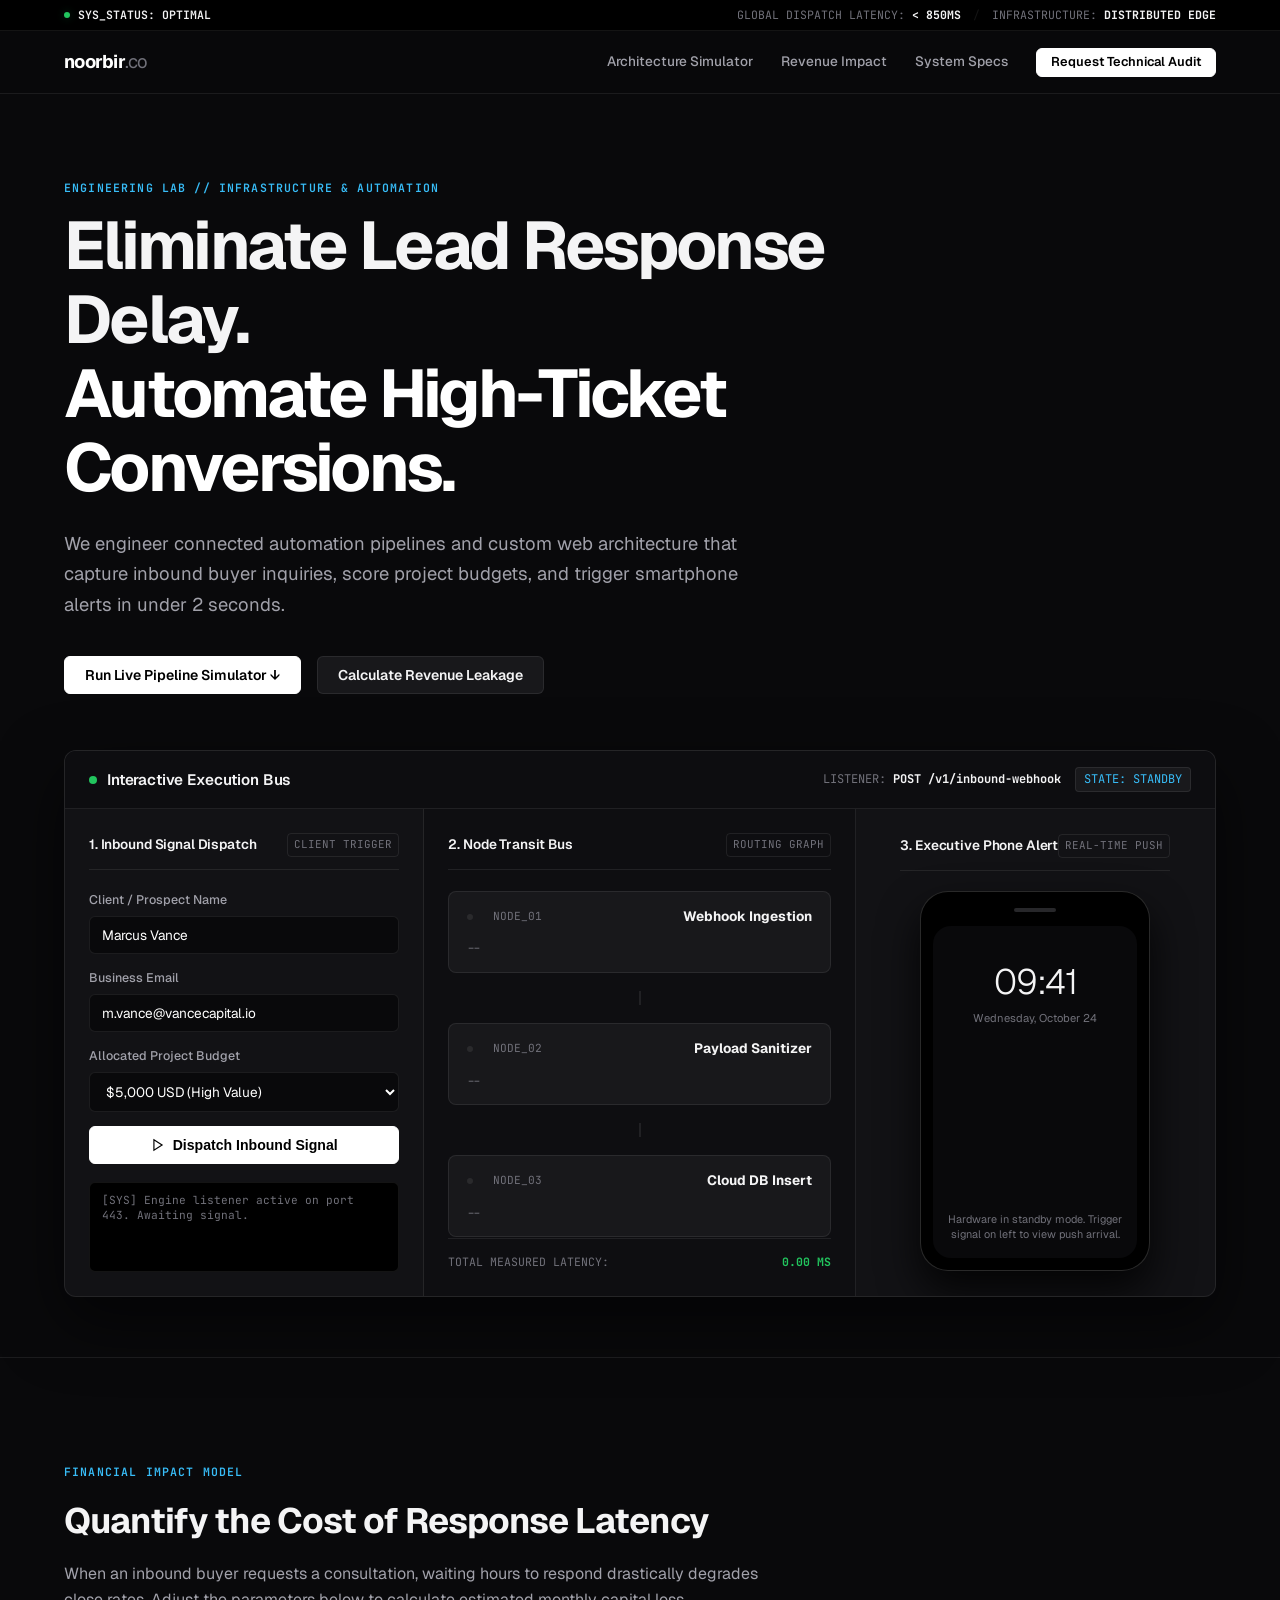
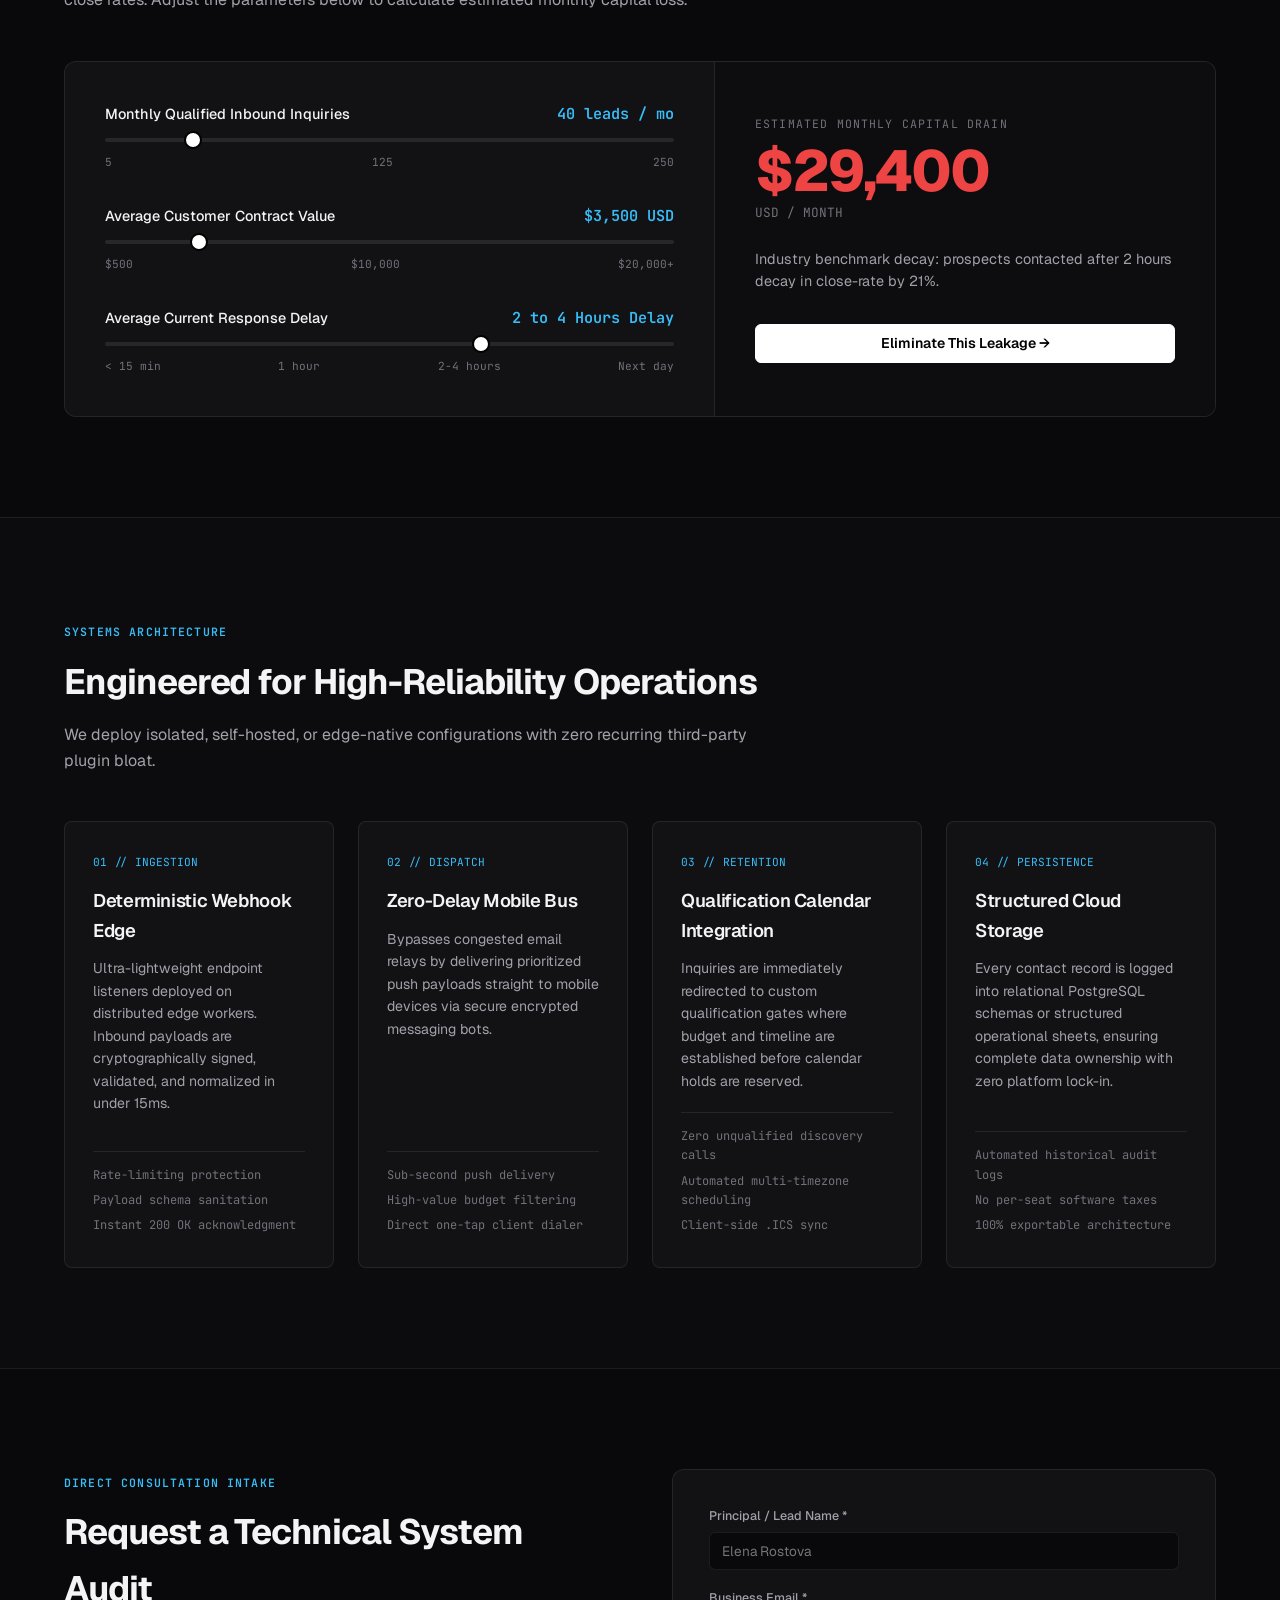
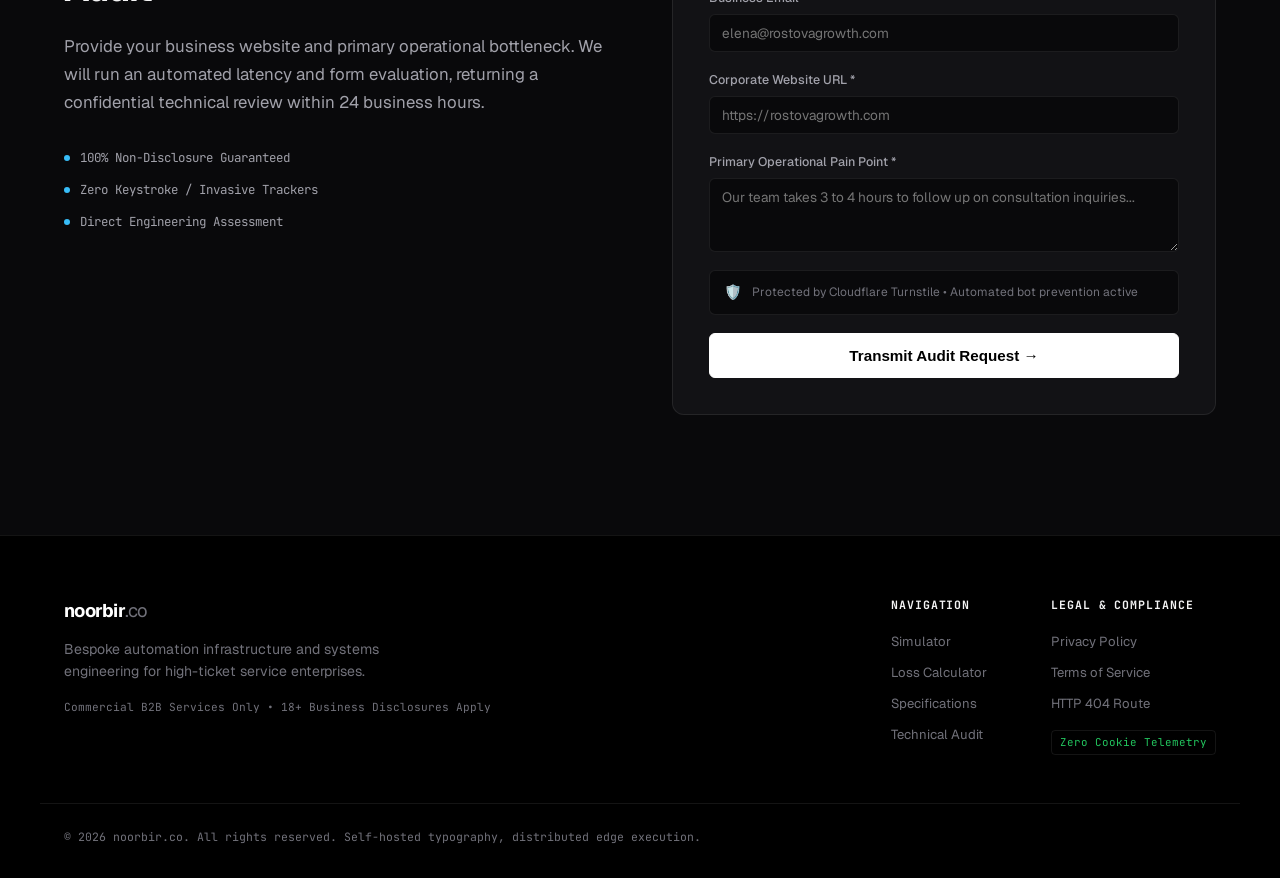
<file: index.html>
<!DOCTYPE html>
<html lang="en">
<head>
  <meta charset="UTF-8">
  <meta name="viewport" content="width=device-width, initial-scale=1.0">
  <title>noorbir.co | Systems Architecture & Automation Engineering</title>
  <meta name="description" content="Engineering lab designing zero-latency lead infrastructure, connected automation pipelines, and custom web software for high-ticket service firms.">
  <link rel="icon" type="image/svg+xml" href="favicon.svg">
  <link rel="stylesheet" href="style.css">
  <link rel="preconnect" href="https://fonts.googleapis.com">
  <link rel="preconnect" href="https://fonts.gstatic.com" crossorigin>
  <link href="https://fonts.googleapis.com/css2?family=Geist:wght@300;400;500;600;700&family=JetBrains+Mono:wght@400;500;600&display=swap" rel="stylesheet">
</head>
<body>

  <!-- TOP TECHNICAL STATUS BEACON -->
  <aside class="status-bar" aria-label="System Status">
    <div class="container status-bar-inner">
      <div class="status-indicator">
        <span class="status-dot"></span>
        <span class="status-code">SYS_STATUS: OPTIMAL</span>
      </div>
      <div class="status-meta">
        <span>GLOBAL DISPATCH LATENCY: <strong>&lt; 850MS</strong></span>
        <span class="divider">/</span>
        <span>INFRASTRUCTURE: <strong>DISTRIBUTED EDGE</strong></span>
      </div>
    </div>
  </aside>

  <!-- NAVIGATION -->
  <header class="site-header">
    <div class="container header-inner">
      <a href="index.html" class="brand-logo" aria-label="noorbir.co home">
        <span class="logo-mark">noorbir</span><span class="logo-domain">.co</span>
      </a>
      <nav class="nav-menu" aria-label="Main Navigation">
        <a href="#simulator" class="nav-link">Architecture Simulator</a>
        <a href="#calculator" class="nav-link">Revenue Impact</a>
        <a href="#specifications" class="nav-link">System Specs</a>
        <a href="#inquiry" class="btn btn-primary btn-sm">Request Technical Audit</a>
      </nav>
    </div>
  </header>

  <main>
    <!-- HERO SECTION -->
    <section class="hero-section">
      <div class="container">
        <div class="hero-header">
          <div class="tech-tag">ENGINEERING LAB // INFRASTRUCTURE & AUTOMATION</div>
          <h1 class="hero-title">
            Eliminate Lead Response Delay.<br>
            <span class="text-contrast">Automate High-Ticket Conversions.</span>
          </h1>
          <p class="hero-lead">
            We engineer connected automation pipelines and custom web architecture that capture inbound buyer inquiries, score project budgets, and trigger smartphone alerts in under 2 seconds.
          </p>
          <div class="hero-actions">
            <a href="#simulator" class="btn btn-primary">Run Live Pipeline Simulator &darr;</a>
            <a href="#calculator" class="btn btn-secondary">Calculate Revenue Leakage</a>
          </div>
        </div>

        <!-- HERO COMPONENT 1: LIVE INTERACTIVE PIPELINE SIMULATOR -->
        <div class="simulator-wrapper" id="simulator">
          <div class="simulator-header">
            <div class="sim-title-group">
              <span class="sim-indicator"></span>
              <h2>Interactive Execution Bus</h2>
            </div>
            <div class="sim-telemetry">
              <span>LISTENER: <strong>POST /v1/inbound-webhook</strong></span>
              <span class="telemetry-pill" id="telemetryState">STATE: STANDBY</span>
            </div>
          </div>

          <div class="simulator-grid">
            <!-- LEFT: TEST PAYLOAD DISPATCHER -->
            <div class="panel form-panel">
              <div class="panel-header">
                <h3>1. Inbound Signal Dispatch</h3>
                <span class="panel-badge">CLIENT TRIGGER</span>
              </div>
              <form id="simulatorForm" class="sim-form">
                <div class="form-group">
                  <label for="simName">Client / Prospect Name</label>
                  <input type="text" id="simName" required value="Marcus Vance" autocomplete="off">
                </div>
                <div class="form-group">
                  <label for="simEmail">Business Email</label>
                  <input type="email" id="simEmail" required value="m.vance@vancecapital.io" autocomplete="off">
                </div>
                <div class="form-group">
                  <label for="simBudget">Allocated Project Budget</label>
                  <select id="simBudget">
                    <option value="5000" selected>$5,000 USD (High Value)</option>
                    <option value="2500">$2,500 USD (Standard Sprint)</option>
                    <option value="10000">$10,000 USD (Enterprise Architecture)</option>
                  </select>
                </div>
                <button type="submit" class="btn btn-primary btn-block" id="dispatchBtn">
                  <svg class="btn-icon" width="14" height="14" viewBox="0 0 24 24" fill="none" stroke="currentColor" stroke-width="2"><polygon points="5 3 19 12 5 21 5 3"></polygon></svg>
                  <span>Dispatch Inbound Signal</span>
                </button>
              </form>
              <div class="telemetry-log" id="telemetryLog">
                <div class="log-row sys">[SYS] Engine listener active on port 443. Awaiting signal.</div>
              </div>
            </div>

            <!-- CENTER: DATA BUS TOPOLOGY (SVG PACKET TRANSMISSION) -->
            <div class="panel topology-panel">
              <div class="panel-header">
                <h3>2. Node Transit Bus</h3>
                <span class="panel-badge">ROUTING GRAPH</span>
              </div>
              <div class="topology-canvas">
                <div class="node-box" id="nodeWebhook">
                  <div class="node-state-indicator"></div>
                  <span class="node-id">NODE_01</span>
                  <strong>Webhook Ingestion</strong>
                  <span class="node-time" id="timeWebhook">--</span>
                </div>
                <div class="bus-line">
                  <div class="bus-pulse" id="pulse1"></div>
                </div>
                <div class="node-box" id="nodeSanitizer">
                  <div class="node-state-indicator"></div>
                  <span class="node-id">NODE_02</span>
                  <strong>Payload Sanitizer</strong>
                  <span class="node-time" id="timeSanitizer">--</span>
                </div>
                <div class="bus-line">
                  <div class="bus-pulse" id="pulse2"></div>
                </div>
                <div class="node-box" id="nodeDatabase">
                  <div class="node-state-indicator"></div>
                  <span class="node-id">NODE_03</span>
                  <strong>Cloud DB Insert</strong>
                  <span class="node-time" id="timeDatabase">--</span>
                </div>
              </div>
              <div class="bus-status-bar">
                <span>TOTAL MEASURED LATENCY:</span>
                <strong id="totalLatencyCounter">0.00 MS</strong>
              </div>
            </div>

            <!-- RIGHT: SIMULATED EXECUTIVE PHONE HARDWARE -->
            <div class="panel device-panel">
              <div class="panel-header">
                <h3>3. Executive Phone Alert</h3>
                <span class="panel-badge">REAL-TIME PUSH</span>
              </div>
              <div class="device-chassis" id="deviceChassis">
                <div class="device-speaker"></div>
                <div class="device-screen" id="deviceScreen">
                  <div class="device-clock" id="deviceClock">09:41</div>
                  <div class="device-date">Wednesday, October 24</div>
                  
                  <!-- ALERT BANNER -->
                  <div class="push-notification" id="pushNotification">
                    <div class="push-header">
                      <span class="push-app-tag">NOORBIR_ENGINE // PRIORITY</span>
                      <span class="push-timestamp">NOW</span>
                    </div>
                    <div class="push-title" id="pushTitle">New Inbound Inquiry Detected</div>
                    <div class="push-body" id="pushBody">
                      Signal received. Auto-logged to database.
                    </div>
                  </div>

                  <div class="device-hint" id="deviceHint">
                    Hardware in standby mode. Trigger signal on left to view push arrival.
                  </div>
                </div>
              </div>
            </div>
          </div>
        </div>
      </div>
    </section>

    <!-- SECTION 2: REVENUE-LOSS CALCULATOR -->
    <section class="calculator-section" id="calculator">
      <div class="container">
        <div class="section-heading">
          <div class="tech-tag">FINANCIAL IMPACT MODEL</div>
          <h2>Quantify the Cost of Response Latency</h2>
          <p>
            When an inbound buyer requests a consultation, waiting hours to respond drastically degrades close rates. Adjust the parameters below to calculate estimated monthly capital loss.
          </p>
        </div>

        <div class="calc-card">
          <div class="calc-inputs">
            
            <div class="slider-group">
              <div class="slider-meta">
                <label for="leadsRange">Monthly Qualified Inbound Inquiries</label>
                <span class="slider-display" id="leadsValDisplay">40 leads / mo</span>
              </div>
              <input type="range" id="leadsRange" min="5" max="250" value="40" step="5">
              <div class="range-labels">
                <span>5</span><span>125</span><span>250</span>
              </div>
            </div>

            <div class="slider-group">
              <div class="slider-meta">
                <label for="dealRange">Average Customer Contract Value</label>
                <span class="slider-display" id="dealValDisplay">$3,500 USD</span>
              </div>
              <input type="range" id="dealRange" min="500" max="20000" value="3500" step="500">
              <div class="range-labels">
                <span>$500</span><span>$10,000</span><span>$20,000+</span>
              </div>
            </div>

            <div class="slider-group">
              <div class="slider-meta">
                <label for="delayRange">Average Current Response Delay</label>
                <span class="slider-display" id="delayValDisplay">2 to 4 Hours</span>
              </div>
              <input type="range" id="delayRange" min="1" max="4" value="3" step="1">
              <div class="range-labels">
                <span>&lt; 15 min</span><span>1 hour</span><span>2-4 hours</span><span>Next day</span>
              </div>
            </div>

          </div>

          <div class="calc-result-panel">
            <span class="calc-eyebrow">ESTIMATED MONTHLY CAPITAL DRAIN</span>
            <div class="loss-number" id="calculatedLossDisplay">$29,400</div>
            <span class="loss-currency">USD / MONTH</span>
            <p class="calc-explanation" id="calcExplanation">
              Based on empirical response decay benchmarks: responding after 2 hours decreases inbound qualification by an estimated 21%.
            </p>
            <div class="calc-cta-wrap">
              <a href="#inquiry" class="btn btn-primary btn-block">Eliminate This Leakage &rarr;</a>
            </div>
          </div>
        </div>
      </div>
    </section>

    <!-- SECTION 3: TECHNICAL ARCHITECTURE SPECIFICATIONS -->
    <section class="specs-section" id="specifications">
      <div class="container">
        <div class="section-heading">
          <div class="tech-tag">SYSTEMS ARCHITECTURE</div>
          <h2>Engineered for High-Reliability Operations</h2>
          <p>
            We deploy isolated, self-hosted, or edge-native configurations with zero recurring third-party plugin bloat.
          </p>
        </div>

        <div class="specs-grid">
          
          <div class="spec-card">
            <div class="spec-index">01 // INGESTION</div>
            <h3>Deterministic Webhook Edge</h3>
            <p>
              Ultra-lightweight endpoint listeners deployed on distributed edge workers. Inbound payloads are cryptographically signed, validated, and normalized in under 15ms.
            </p>
            <ul class="spec-list">
              <li>Rate-limiting protection</li>
              <li>Payload schema sanitation</li>
              <li>Instant 200 OK acknowledgment</li>
            </ul>
          </div>

          <div class="spec-card">
            <div class="spec-index">02 // DISPATCH</div>
            <h3>Zero-Delay Mobile Bus</h3>
            <p>
              Bypasses congested email relays by delivering prioritized push payloads straight to mobile devices via secure encrypted messaging bots.
            </p>
            <ul class="spec-list">
              <li>Sub-second push delivery</li>
              <li>High-value budget filtering</li>
              <li>Direct one-tap client dialer</li>
            </ul>
          </div>

          <div class="spec-card">
            <div class="spec-index">03 // RETENTION</div>
            <h3>Qualification Calendar Integration</h3>
            <p>
              Inquiries are immediately redirected to custom qualification gates where budget and timeline are established before calendar holds are reserved.
            </p>
            <ul class="spec-list">
              <li>Zero unqualified discovery calls</li>
              <li>Automated multi-timezone scheduling</li>
              <li>Client-side .ICS sync</li>
            </ul>
          </div>

          <div class="spec-card">
            <div class="spec-index">04 // PERSISTENCE</div>
            <h3>Structured Cloud Storage</h3>
            <p>
              Every contact record is logged into relational PostgreSQL schemas or structured operational sheets, ensuring complete data ownership with zero platform lock-in.
            </p>
            <ul class="spec-list">
              <li>Automated historical audit logs</li>
              <li>No per-seat software taxes</li>
              <li>100% exportable architecture</li>
            </ul>
          </div>

        </div>
      </div>
    </section>

    <!-- SECTION 4: TECHNICAL INQUIRY & AUDIT INTAKE -->
    <section class="inquiry-section" id="inquiry">
      <div class="container inquiry-container">
        <div class="inquiry-meta">
          <div class="tech-tag">DIRECT CONSULTATION INTAKE</div>
          <h2>Request a Technical System Audit</h2>
          <p>
            Provide your business website and primary operational bottleneck. We will run an automated latency and form evaluation, returning a confidential technical review within 24 business hours.
          </p>
          <div class="security-badges">
            <div class="sec-item">
              <span class="sec-dot"></span>
              <span>100% Non-Disclosure Guaranteed</span>
            </div>
            <div class="sec-item">
              <span class="sec-dot"></span>
              <span>Zero Keystroke / Invasive Trackers</span>
            </div>
            <div class="sec-item">
              <span class="sec-dot"></span>
              <span>Direct Engineering Assessment</span>
            </div>
          </div>
        </div>

        <div class="inquiry-form-card">
          <form id="auditIntakeForm" class="audit-form" action="https://formspree.io/f/xbldwypg" method="POST">
            <div class="form-group">
              <label for="contactName">Principal / Lead Name *</label>
              <input type="text" id="contactName" name="name" required placeholder="Elena Rostova">
            </div>

            <div class="form-group">
              <label for="contactEmail">Business Email *</label>
              <input type="email" id="contactEmail" name="email" required placeholder="elena@rostovagrowth.com">
            </div>

            <div class="form-group">
              <label for="contactDomain">Corporate Website URL *</label>
              <input type="url" id="contactDomain" name="domain" required placeholder="https://rostovagrowth.com">
            </div>

            <div class="form-group">
              <label for="contactBottleneck">Primary Operational Pain Point *</label>
              <textarea id="contactBottleneck" name="bottleneck" rows="3" required placeholder="Our team takes 3 to 4 hours to follow up on consultation inquiries..."></textarea>
            </div>

            <!-- CLOUDFLARE TURNSTILE INTEGRATION PLACEHOLDER -->
            <div class="turnstile-box">
              <span class="turnstile-icon">🛡️</span>
              <span class="turnstile-text">Protected by Cloudflare Turnstile • Automated bot prevention active</span>
            </div>

            <button type="submit" class="btn btn-primary btn-block btn-lg" id="submitInquiryBtn">
              Transmit Audit Request &rarr;
            </button>
            <div class="form-status-msg" id="formStatusMsg"></div>
          </form>
        </div>
      </div>
    </section>
  </main>

  <!-- LEGAL & ARCHITECTURAL FOOTER -->
  <footer class="site-footer">
    <div class="container footer-inner">
      <div class="footer-brand">
        <a href="index.html" class="brand-logo">
          <span class="logo-mark">noorbir</span><span class="logo-domain">.co</span>
        </a>
        <p class="footer-desc">
          Bespoke automation infrastructure and systems engineering for high-ticket service enterprises.
        </p>
        <span class="b2b-notice">Commercial B2B Services Only &bull; 18+ Business Disclosures Apply</span>
      </div>

      <div class="footer-nav">
        <div class="nav-col">
          <h4>Navigation</h4>
          <a href="#simulator">Simulator</a>
          <a href="#calculator">Loss Calculator</a>
          <a href="#specifications">Specifications</a>
          <a href="#inquiry">Technical Audit</a>
        </div>
        <div class="nav-col">
          <h4>Legal & Compliance</h4>
          <a href="privacy.html">Privacy Policy</a>
          <a href="terms.html">Terms of Service</a>
          <a href="404.html">HTTP 404 Route</a>
          <span class="cookie-free-pill">Zero Cookie Telemetry</span>
        </div>
      </div>
    </div>
    
    <div class="container footer-sub">
      <p>&copy; 2026 noorbir.co. All rights reserved. Self-hosted typography, distributed edge execution.</p>
    </div>
  </footer>

  <script src="app.js"></script>
</body>
</html>
</file>
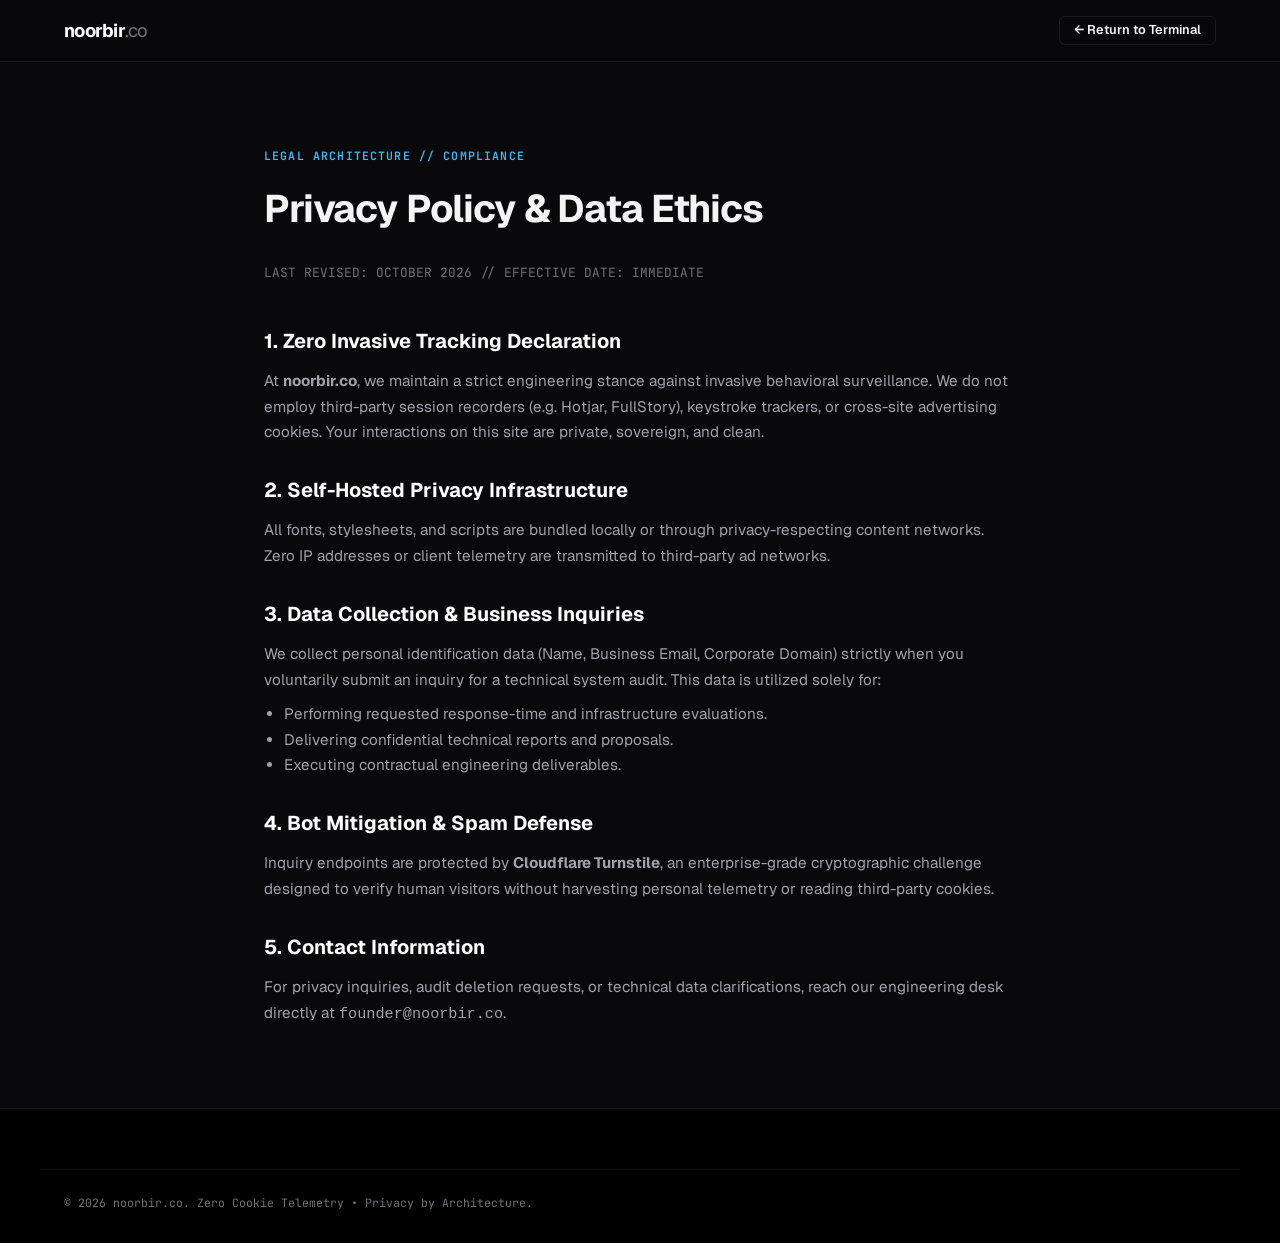
<file: privacy.html>
<!DOCTYPE html>
<html lang="en">
<head>
  <meta charset="UTF-8">
  <meta name="viewport" content="width=device-width, initial-scale=1.0">
  <title>Privacy Policy // noorbir.co</title>
  <link rel="icon" type="image/svg+xml" href="favicon.svg">
  <link rel="stylesheet" href="style.css">
  <link href="https://fonts.googleapis.com/css2?family=Geist:wght@300;400;500;600;700&family=JetBrains+Mono:wght@400;500;600&display=swap" rel="stylesheet">
</head>
<body>

  <header class="site-header">
    <div class="container header-inner">
      <a href="index.html" class="brand-logo">
        <span class="logo-mark">noorbir</span><span class="logo-domain">.co</span>
      </a>
      <a href="index.html" class="btn btn-outline btn-sm">&larr; Return to Terminal</a>
    </div>
  </header>

  <main class="container" style="padding: 80px 24px; max-width: 800px;">
    <div class="tech-tag">LEGAL ARCHITECTURE // COMPLIANCE</div>
    <h1 style="font-size: 2.4rem; letter-spacing: -0.03em; margin-bottom: 24px;">Privacy Policy & Data Ethics</h1>
    <p style="color: var(--text-muted); font-family: var(--font-mono); font-size: 0.8rem; margin-bottom: 40px;">LAST REVISED: OCTOBER 2026 // EFFECTIVE DATE: IMMEDIATE</p>

    <div style="display: flex; flex-direction: column; gap: 28px; line-height: 1.7; color: var(--text-secondary); font-size: 0.95rem;">
      <section>
        <h2 style="color: #fff; font-size: 1.25rem; margin-bottom: 10px;">1. Zero Invasive Tracking Declaration</h2>
        <p>
          At <strong>noorbir.co</strong>, we maintain a strict engineering stance against invasive behavioral surveillance. We do not employ third-party session recorders (e.g. Hotjar, FullStory), keystroke trackers, or cross-site advertising cookies. Your interactions on this site are private, sovereign, and clean.
        </p>
      </section>

      <section>
        <h2 style="color: #fff; font-size: 1.25rem; margin-bottom: 10px;">2. Self-Hosted Privacy Infrastructure</h2>
        <p>
          All fonts, stylesheets, and scripts are bundled locally or through privacy-respecting content networks. Zero IP addresses or client telemetry are transmitted to third-party ad networks.
        </p>
      </section>

      <section>
        <h2 style="color: #fff; font-size: 1.25rem; margin-bottom: 10px;">3. Data Collection & Business Inquiries</h2>
        <p>
          We collect personal identification data (Name, Business Email, Corporate Domain) strictly when you voluntarily submit an inquiry for a technical system audit. This data is utilized solely for:
        </p>
        <ul style="padding-left: 20px; margin-top: 8px;">
          <li>Performing requested response-time and infrastructure evaluations.</li>
          <li>Delivering confidential technical reports and proposals.</li>
          <li>Executing contractual engineering deliverables.</li>
        </ul>
      </section>

      <section>
        <h2 style="color: #fff; font-size: 1.25rem; margin-bottom: 10px;">4. Bot Mitigation & Spam Defense</h2>
        <p>
          Inquiry endpoints are protected by <strong>Cloudflare Turnstile</strong>, an enterprise-grade cryptographic challenge designed to verify human visitors without harvesting personal telemetry or reading third-party cookies.
        </p>
      </section>

      <section>
        <h2 style="color: #fff; font-size: 1.25rem; margin-bottom: 10px;">5. Contact Information</h2>
        <p>
          For privacy inquiries, audit deletion requests, or technical data clarifications, reach our engineering desk directly at <code>founder@noorbir.co</code>.
        </p>
      </section>
    </div>
  </main>

  <footer class="site-footer">
    <div class="container footer-sub">
      <p>&copy; 2026 noorbir.co. Zero Cookie Telemetry &bull; Privacy by Architecture.</p>
    </div>
  </footer>

</body>
</html>
</file>
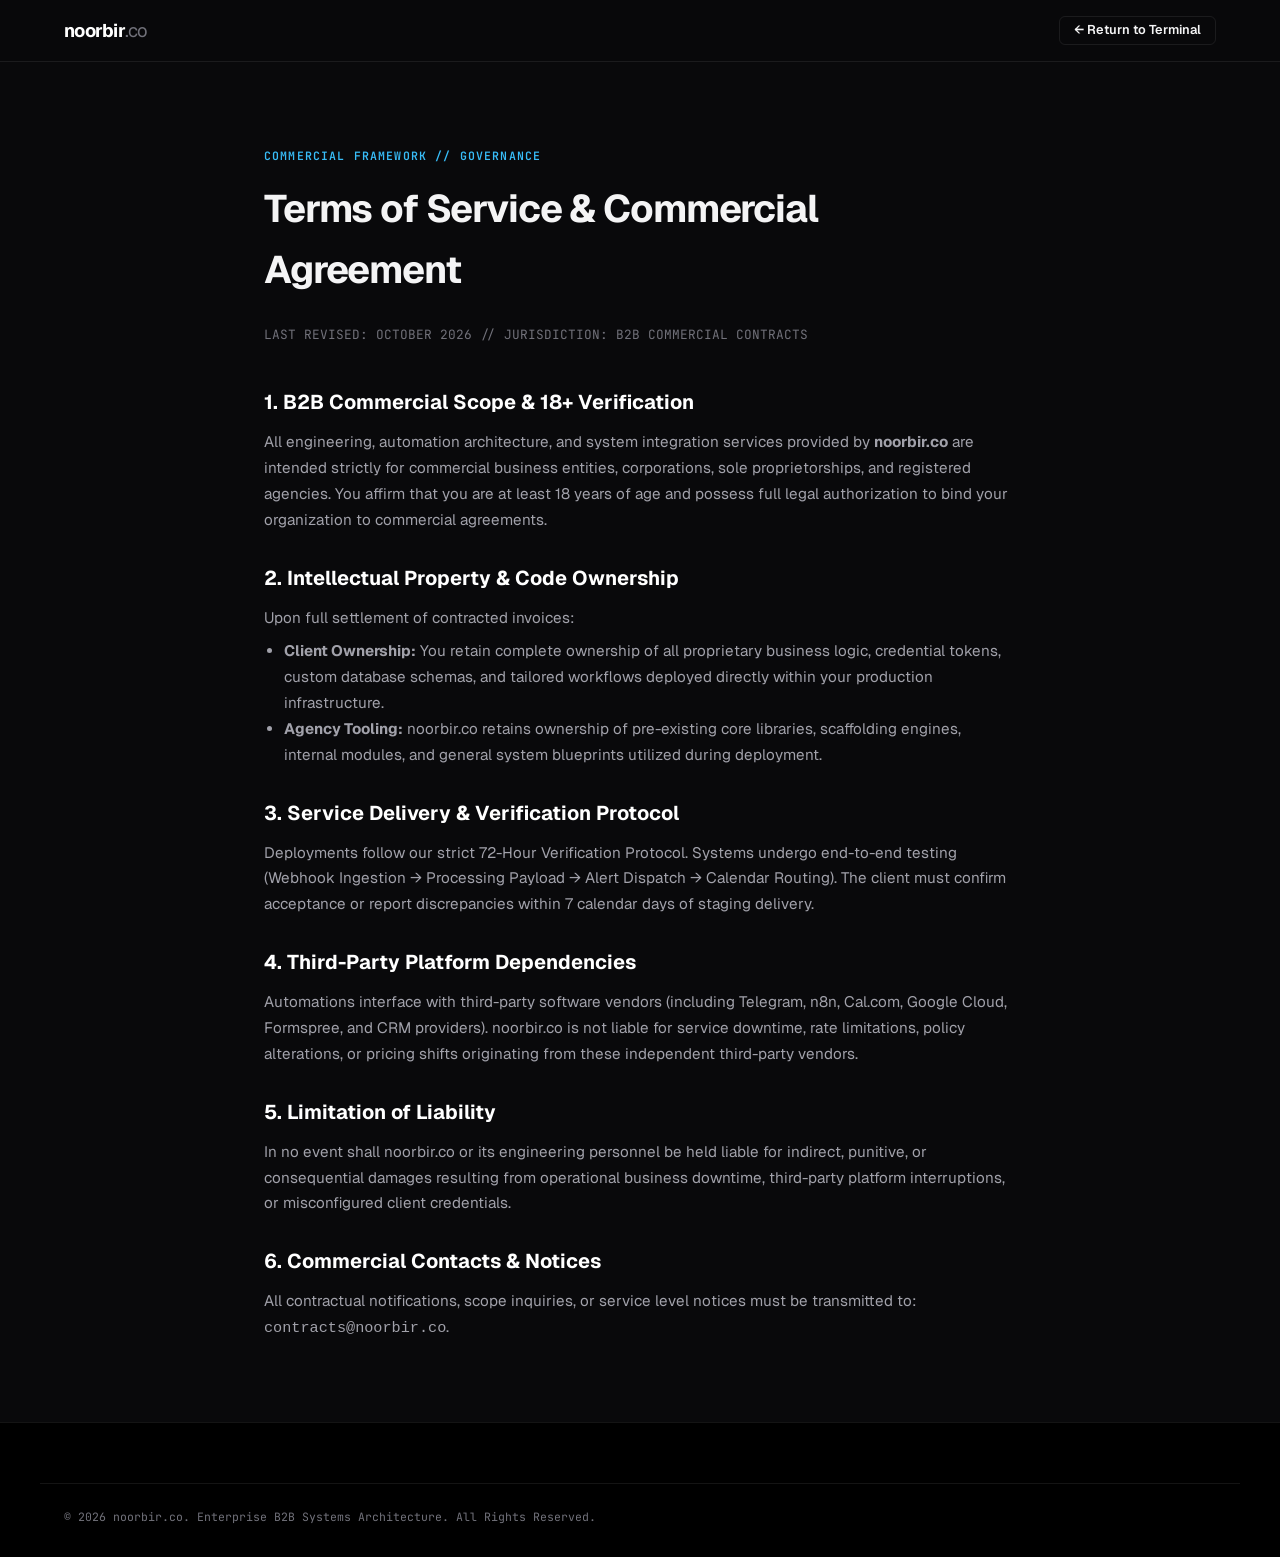
<file: terms.html>
<!DOCTYPE html>
<html lang="en">
<head>
  <meta charset="UTF-8">
  <meta name="viewport" content="width=device-width, initial-scale=1.0">
  <title>Terms of Service // noorbir.co</title>
  <link rel="icon" type="image/svg+xml" href="favicon.svg">
  <link rel="stylesheet" href="style.css">
  <link href="https://fonts.googleapis.com/css2?family=Geist:wght@300;400;500;600;700&family=JetBrains+Mono:wght@400;500;600&display=swap" rel="stylesheet">
</head>
<body>

  <header class="site-header">
    <div class="container header-inner">
      <a href="index.html" class="brand-logo">
        <span class="logo-mark">noorbir</span><span class="logo-domain">.co</span>
      </a>
      <a href="index.html" class="btn btn-outline btn-sm">&larr; Return to Terminal</a>
    </div>
  </header>

  <main class="container" style="padding: 80px 24px; max-width: 800px;">
    <div class="tech-tag">COMMERCIAL FRAMEWORK // GOVERNANCE</div>
    <h1 style="font-size: 2.4rem; letter-spacing: -0.03em; margin-bottom: 24px;">Terms of Service & Commercial Agreement</h1>
    <p style="color: var(--text-muted); font-family: var(--font-mono); font-size: 0.8rem; margin-bottom: 40px;">LAST REVISED: OCTOBER 2026 // JURISDICTION: B2B COMMERCIAL CONTRACTS</p>

    <div style="display: flex; flex-direction: column; gap: 28px; line-height: 1.7; color: var(--text-secondary); font-size: 0.95rem;">
      <section>
        <h2 style="color: #fff; font-size: 1.25rem; margin-bottom: 10px;">1. B2B Commercial Scope & 18+ Verification</h2>
        <p>
          All engineering, automation architecture, and system integration services provided by <strong>noorbir.co</strong> are intended strictly for commercial business entities, corporations, sole proprietorships, and registered agencies. You affirm that you are at least 18 years of age and possess full legal authorization to bind your organization to commercial agreements.
        </p>
      </section>

      <section>
        <h2 style="color: #fff; font-size: 1.25rem; margin-bottom: 10px;">2. Intellectual Property & Code Ownership</h2>
        <p>
          Upon full settlement of contracted invoices:
        </p>
        <ul style="padding-left: 20px; margin-top: 8px;">
          <li><strong>Client Ownership:</strong> You retain complete ownership of all proprietary business logic, credential tokens, custom database schemas, and tailored workflows deployed directly within your production infrastructure.</li>
          <li><strong>Agency Tooling:</strong> noorbir.co retains ownership of pre-existing core libraries, scaffolding engines, internal modules, and general system blueprints utilized during deployment.</li>
        </ul>
      </section>

      <section>
        <h2 style="color: #fff; font-size: 1.25rem; margin-bottom: 10px;">3. Service Delivery & Verification Protocol</h2>
        <p>
          Deployments follow our strict 72-Hour Verification Protocol. Systems undergo end-to-end testing (Webhook Ingestion &rarr; Processing Payload &rarr; Alert Dispatch &rarr; Calendar Routing). The client must confirm acceptance or report discrepancies within 7 calendar days of staging delivery.
        </p>
      </section>

      <section>
        <h2 style="color: #fff; font-size: 1.25rem; margin-bottom: 10px;">4. Third-Party Platform Dependencies</h2>
        <p>
          Automations interface with third-party software vendors (including Telegram, n8n, Cal.com, Google Cloud, Formspree, and CRM providers). noorbir.co is not liable for service downtime, rate limitations, policy alterations, or pricing shifts originating from these independent third-party vendors.
        </p>
      </section>

      <section>
        <h2 style="color: #fff; font-size: 1.25rem; margin-bottom: 10px;">5. Limitation of Liability</h2>
        <p>
          In no event shall noorbir.co or its engineering personnel be held liable for indirect, punitive, or consequential damages resulting from operational business downtime, third-party platform interruptions, or misconfigured client credentials.
        </p>
      </section>

      <section>
        <h2 style="color: #fff; font-size: 1.25rem; margin-bottom: 10px;">6. Commercial Contacts & Notices</h2>
        <p>
          All contractual notifications, scope inquiries, or service level notices must be transmitted to: <code>contracts@noorbir.co</code>.
        </p>
      </section>
    </div>
  </main>

  <footer class="site-footer">
    <div class="container footer-sub">
      <p>&copy; 2026 noorbir.co. Enterprise B2B Systems Architecture. All Rights Reserved.</p>
    </div>
  </footer>

</body>
</html>
</file>
<file: style.css>
/* ==========================================================================
   NOORBIR.CO // SYSTEMS ARCHITECTURE STYLESHEET
   Aesthetic: Linear, Magic UI, 21st.dev Inspired
   Disciplined, High-Contrast Monochromatic Dark Palette
   Zero Generic Purple Glows | Zero Pill Buttons | Zero Emojis
   ========================================================================== */

:root {
  --bg-black: #09090b;
  --bg-card: #121215;
  --bg-surface: #18181b;
  --bg-hover: #222226;
  --border-subtle: rgba(255, 255, 255, 0.08);
  --border-focus: rgba(255, 255, 255, 0.22);
  --text-primary: #f4f4f5;
  --text-secondary: #a1a1aa;
  --text-muted: #71717a;
  --text-accent: #38bdf8;
  --status-green: #22c55e;
  --status-green-glow: rgba(34, 197, 94, 0.25);
  
  --font-sans: 'Geist', -apple-system, BlinkMacSystemFont, "Segoe UI", Roboto, sans-serif;
  --font-mono: 'JetBrains Mono', SFMono-Regular, Menlo, Monaco, Consolas, monospace;
  
  --radius-xs: 4px;
  --radius-sm: 6px;
  --radius-md: 8px;
  --radius-lg: 12px;
  
  --transition: all 0.2s cubic-bezier(0.16, 1, 0.3, 1);
  --max-width: 1200px;
}

/* RESET & CORE BASE */
*, *::before, *::after {
  box-sizing: border-box;
  margin: 0;
  padding: 0;
}

html {
  background-color: var(--bg-black);
  color: var(--text-primary);
  font-family: var(--font-sans);
  font-size: 16px;
  line-height: 1.6;
  scroll-behavior: smooth;
  -webkit-font-smoothing: antialiased;
  -moz-osx-font-smoothing: grayscale;
}

body {
  overflow-x: hidden;
  background-color: var(--bg-black);
  min-height: 100vh;
}

.container {
  width: 100%;
  max-width: var(--max-width);
  margin: 0 auto;
  padding: 0 24px;
}

/* TYPOGRAPHY HELPERS */
.text-contrast {
  color: #ffffff;
  font-weight: 700;
}

.tech-tag {
  font-family: var(--font-mono);
  font-size: 0.72rem;
  font-weight: 600;
  letter-spacing: 0.1em;
  color: var(--text-accent);
  text-transform: uppercase;
  margin-bottom: 12px;
  display: inline-block;
}

/* TOP STATUS BEACON */
.status-bar {
  background: #000000;
  border-bottom: 1px solid var(--border-subtle);
  padding: 6px 0;
  font-family: var(--font-mono);
  font-size: 0.72rem;
  color: var(--text-muted);
}

.status-bar-inner {
  display: flex;
  justify-content: space-between;
  align-items: center;
}

.status-indicator {
  display: flex;
  align-items: center;
  gap: 8px;
}

.status-dot {
  width: 6px;
  height: 6px;
  background-color: var(--status-green);
  border-radius: 50%;
  box-shadow: 0 0 8px var(--status-green-glow);
}

.status-code {
  color: var(--text-primary);
  font-weight: 600;
}

.status-meta {
  display: flex;
  gap: 12px;
}

.status-meta strong {
  color: var(--text-primary);
}

.divider {
  color: var(--border-subtle);
}

/* NAVIGATION */
.site-header {
  position: sticky;
  top: 0;
  z-index: 100;
  background: rgba(9, 9, 11, 0.85);
  backdrop-filter: blur(12px);
  border-bottom: 1px solid var(--border-subtle);
  padding: 16px 0;
}

.header-inner {
  display: flex;
  justify-content: space-between;
  align-items: center;
}

.brand-logo {
  display: inline-flex;
  align-items: baseline;
  text-decoration: none;
  font-size: 1.15rem;
  font-weight: 700;
  letter-spacing: -0.04em;
  color: #ffffff;
}

.logo-mark {
  color: #ffffff;
}

.logo-domain {
  color: var(--text-muted);
  font-weight: 400;
}

.nav-menu {
  display: flex;
  align-items: center;
  gap: 28px;
}

.nav-link {
  color: var(--text-secondary);
  text-decoration: none;
  font-size: 0.85rem;
  font-weight: 500;
  transition: var(--transition);
}

.nav-link:hover {
  color: #ffffff;
}

/* BUTTON SYSTEM (DISCIPLINED SQUARED/MINIMAL CORNERS) */
.btn {
  display: inline-flex;
  align-items: center;
  justify-content: center;
  gap: 8px;
  padding: 11px 20px;
  border-radius: var(--radius-sm);
  font-size: 0.88rem;
  font-weight: 600;
  text-decoration: none;
  cursor: pointer;
  transition: var(--transition);
  border: 1px solid transparent;
  line-height: 1;
}

.btn-primary {
  background-color: #ffffff;
  color: #000000;
  border-color: #ffffff;
}

.btn-primary:hover {
  background-color: #e4e4e7;
  border-color: #e4e4e7;
  transform: translateY(-1px);
}

.btn-secondary {
  background-color: var(--bg-surface);
  color: var(--text-primary);
  border-color: var(--border-subtle);
}

.btn-secondary:hover {
  background-color: var(--bg-hover);
  border-color: var(--border-focus);
}

.btn-outline {
  background-color: transparent;
  color: var(--text-primary);
  border-color: var(--border-subtle);
}

.btn-outline:hover {
  border-color: var(--border-focus);
  background-color: rgba(255, 255, 255, 0.03);
}

.btn-sm {
  padding: 7px 14px;
  font-size: 0.8rem;
}

.btn-lg {
  padding: 14px 28px;
  font-size: 0.95rem;
}

.btn-block {
  width: 100%;
}

/* HERO SECTION */
.hero-section {
  padding: 80px 0 60px;
}

.hero-header {
  max-width: 840px;
  margin-bottom: 56px;
}

.hero-title {
  font-size: clamp(2.4rem, 5.5vw, 4.2rem);
  font-weight: 700;
  line-height: 1.1;
  letter-spacing: -0.04em;
  margin-bottom: 24px;
}

.hero-lead {
  font-size: 1.15rem;
  color: var(--text-secondary);
  line-height: 1.65;
  max-width: 680px;
  margin-bottom: 36px;
}

.hero-actions {
  display: flex;
  gap: 16px;
  flex-wrap: wrap;
}

/* SIMULATOR WRAPPER (LINEAR / 21ST.DEV STYLE) */
.simulator-wrapper {
  background: var(--bg-card);
  border: 1px solid var(--border-subtle);
  border-radius: var(--radius-lg);
  overflow: hidden;
  box-shadow: 0 24px 64px rgba(0, 0, 0, 0.6);
}

.simulator-header {
  display: flex;
  justify-content: space-between;
  align-items: center;
  padding: 16px 24px;
  border-bottom: 1px solid var(--border-subtle);
  background: #0d0d10;
}

.sim-title-group {
  display: flex;
  align-items: center;
  gap: 10px;
}

.sim-indicator {
  width: 8px;
  height: 8px;
  background: var(--status-green);
  border-radius: 50%;
}

.sim-title-group h2 {
  font-size: 0.95rem;
  font-weight: 600;
  letter-spacing: -0.01em;
}

.sim-telemetry {
  display: flex;
  align-items: center;
  gap: 14px;
  font-family: var(--font-mono);
  font-size: 0.75rem;
  color: var(--text-muted);
}

.sim-telemetry strong {
  color: var(--text-primary);
}

.telemetry-pill {
  padding: 2px 8px;
  background: rgba(255, 255, 255, 0.05);
  border: 1px solid var(--border-subtle);
  border-radius: var(--radius-xs);
  color: var(--text-accent);
}

.simulator-grid {
  display: grid;
  grid-template-columns: 1fr 1.2fr 1fr;
  min-height: 480px;
}

/* PANEL GENERAL */
.panel {
  padding: 24px;
  border-right: 1px solid var(--border-subtle);
  display: flex;
  flex-direction: column;
}

.panel:last-child {
  border-right: none;
}

.panel-header {
  display: flex;
  justify-content: space-between;
  align-items: center;
  margin-bottom: 20px;
  padding-bottom: 12px;
  border-bottom: 1px solid var(--border-subtle);
}

.panel-header h3 {
  font-size: 0.85rem;
  font-weight: 600;
  letter-spacing: -0.01em;
}

.panel-badge {
  font-family: var(--font-mono);
  font-size: 0.68rem;
  color: var(--text-muted);
  border: 1px solid var(--border-subtle);
  padding: 2px 6px;
  border-radius: var(--radius-xs);
}

/* SIM FORM INPUTS */
.sim-form {
  display: flex;
  flex-direction: column;
  gap: 14px;
  margin-bottom: 18px;
}

.form-group {
  display: flex;
  flex-direction: column;
  gap: 6px;
}

.form-group label {
  font-size: 0.78rem;
  font-weight: 500;
  color: var(--text-secondary);
}

.form-group input,
.form-group select,
.form-group textarea {
  width: 100%;
  padding: 9px 12px;
  background: #09090b;
  border: 1px solid var(--border-subtle);
  border-radius: var(--radius-sm);
  color: #ffffff;
  font-family: inherit;
  font-size: 0.85rem;
  transition: var(--transition);
}

.form-group input:focus,
.form-group select:focus,
.form-group textarea:focus {
  outline: none;
  border-color: var(--border-focus);
}

.telemetry-log {
  margin-top: auto;
  background: #000000;
  border: 1px solid var(--border-subtle);
  border-radius: var(--radius-sm);
  padding: 10px 12px;
  height: 90px;
  overflow-y: auto;
  font-family: var(--font-mono);
  font-size: 0.7rem;
  line-height: 1.4;
  color: var(--text-muted);
}

.log-row.sys { color: var(--text-muted); }
.log-row.active { color: var(--text-accent); }
.log-row.success { color: var(--status-green); }

/* TOPOLOGY CANVAS (CENTER) */
.topology-panel {
  background: #0e0e11;
  justify-content: space-between;
}

.topology-canvas {
  display: flex;
  flex-direction: column;
  gap: 18px;
  margin: auto 0;
}

.node-box {
  background: var(--bg-surface);
  border: 1px solid var(--border-subtle);
  border-radius: var(--radius-md);
  padding: 14px 18px;
  display: grid;
  grid-template-columns: auto 1fr auto;
  align-items: center;
  gap: 12px;
  transition: var(--transition);
  position: relative;
}

.node-box.active {
  border-color: var(--text-accent);
  background: #1e222b;
}

.node-box.success {
  border-color: var(--status-green);
  background: #132219;
}

.node-state-indicator {
  width: 6px;
  height: 6px;
  border-radius: 50%;
  background: var(--border-subtle);
  transition: var(--transition);
}

.node-box.active .node-state-indicator {
  background: var(--text-accent);
  box-shadow: 0 0 8px var(--text-accent);
}

.node-box.success .node-state-indicator {
  background: var(--status-green);
  box-shadow: 0 0 8px var(--status-green-glow);
}

.node-id {
  font-family: var(--font-mono);
  font-size: 0.7rem;
  color: var(--text-muted);
}

.node-box strong {
  font-size: 0.85rem;
}

.node-time {
  font-family: var(--font-mono);
  font-size: 0.72rem;
  color: var(--text-muted);
}

.bus-line {
  height: 14px;
  width: 2px;
  background: var(--border-subtle);
  margin: 0 auto;
  position: relative;
}

.bus-pulse {
  width: 4px;
  height: 4px;
  background: var(--text-accent);
  border-radius: 50%;
  position: absolute;
  left: -1px;
  top: 0;
  opacity: 0;
  transition: top 0.3s linear, opacity 0.2s ease;
}

.bus-pulse.firing {
  opacity: 1;
  top: 10px;
}

.bus-status-bar {
  display: flex;
  justify-content: space-between;
  align-items: center;
  font-family: var(--font-mono);
  font-size: 0.72rem;
  color: var(--text-muted);
  border-top: 1px solid var(--border-subtle);
  padding-top: 14px;
}

.bus-status-bar strong {
  color: var(--status-green);
}

/* DEVICE PANEL (RIGHT CHASSIS) */
.device-panel {
  align-items: center;
  justify-content: center;
}

.device-chassis {
  width: 230px;
  height: 380px;
  background: #000000;
  border: 1px solid rgba(255, 255, 255, 0.16);
  border-radius: 28px;
  padding: 12px;
  display: flex;
  flex-direction: column;
  box-shadow: 0 20px 40px rgba(0,0,0,0.8);
  position: relative;
  transition: var(--transition);
}

.device-chassis.active {
  box-shadow: 0 20px 50px rgba(34, 197, 94, 0.2);
  border-color: var(--status-green);
}

.device-speaker {
  width: 42px;
  height: 4px;
  background: #27272a;
  border-radius: 2px;
  margin: 4px auto 14px;
}

.device-screen {
  flex: 1;
  background: #09090b;
  border-radius: 18px;
  padding: 16px 12px;
  display: flex;
  flex-direction: column;
  align-items: center;
  position: relative;
  overflow: hidden;
}

.device-clock {
  font-size: 2.2rem;
  font-weight: 300;
  letter-spacing: -0.03em;
  margin-top: 12px;
}

.device-date {
  font-size: 0.7rem;
  color: var(--text-muted);
  margin-bottom: 24px;
}

/* PUSH NOTIFICATION CARD */
.push-notification {
  width: 100%;
  background: rgba(24, 24, 27, 0.95);
  border: 1px solid var(--border-subtle);
  border-radius: var(--radius-md);
  padding: 10px;
  transform: translateY(-80px);
  opacity: 0;
  transition: transform 0.35s cubic-bezier(0.16, 1, 0.3, 1), opacity 0.25s ease;
  box-shadow: 0 10px 25px rgba(0,0,0,0.5);
}

.push-notification.visible {
  transform: translateY(0);
  opacity: 1;
}

.push-header {
  display: flex;
  justify-content: space-between;
  margin-bottom: 4px;
}

.push-app-tag {
  font-family: var(--font-mono);
  font-size: 0.6rem;
  color: var(--text-accent);
  font-weight: 600;
}

.push-timestamp {
  font-family: var(--font-mono);
  font-size: 0.6rem;
  color: var(--text-muted);
}

.push-title {
  font-size: 0.76rem;
  font-weight: 600;
  margin-bottom: 2px;
}

.push-body {
  font-size: 0.68rem;
  color: var(--text-secondary);
  line-height: 1.35;
}

.device-hint {
  margin-top: auto;
  font-size: 0.68rem;
  color: var(--text-muted);
  text-align: center;
  line-height: 1.35;
}

/* SECTION 2: REVENUE-LOSS CALCULATOR */
.calculator-section {
  padding: 100px 0;
  border-top: 1px solid var(--border-subtle);
}

.section-heading {
  max-width: 720px;
  margin-bottom: 48px;
}

.section-heading h2 {
  font-size: 2.2rem;
  font-weight: 700;
  letter-spacing: -0.03em;
  margin-bottom: 12px;
}

.section-heading p {
  color: var(--text-secondary);
  font-size: 1rem;
}

.calc-card {
  background: var(--bg-card);
  border: 1px solid var(--border-subtle);
  border-radius: var(--radius-lg);
  display: grid;
  grid-template-columns: 1.3fr 1fr;
  overflow: hidden;
}

.calc-inputs {
  padding: 40px;
  display: flex;
  flex-direction: column;
  gap: 32px;
  border-right: 1px solid var(--border-subtle);
}

.slider-group {
  display: flex;
  flex-direction: column;
  gap: 12px;
}

.slider-meta {
  display: flex;
  justify-content: space-between;
  align-items: baseline;
}

.slider-meta label {
  font-size: 0.9rem;
  font-weight: 500;
  color: var(--text-primary);
}

.slider-display {
  font-family: var(--font-mono);
  font-size: 0.95rem;
  font-weight: 600;
  color: var(--text-accent);
}

input[type="range"] {
  width: 100%;
  height: 4px;
  background: #27272a;
  border-radius: 2px;
  appearance: none;
  outline: none;
  cursor: pointer;
}

input[type="range"]::-webkit-slider-thumb {
  appearance: none;
  width: 18px;
  height: 18px;
  border-radius: 50%;
  background: #ffffff;
  cursor: pointer;
  border: 2px solid #000;
  transition: transform 0.1s ease;
}

input[type="range"]::-webkit-slider-thumb:hover {
  transform: scale(1.15);
}

.range-labels {
  display: flex;
  justify-content: space-between;
  font-family: var(--font-mono);
  font-size: 0.7rem;
  color: var(--text-muted);
}

/* CALC RESULT PANEL (RIGHT) */
.calc-result-panel {
  background: #0d0d10;
  padding: 40px;
  display: flex;
  flex-direction: column;
  justify-content: center;
}

.calc-eyebrow {
  font-family: var(--font-mono);
  font-size: 0.72rem;
  color: var(--text-muted);
  letter-spacing: 0.1em;
  margin-bottom: 8px;
}

.loss-number {
  font-size: 3.6rem;
  font-weight: 800;
  line-height: 1;
  letter-spacing: -0.04em;
  color: #ef4444;
  margin-bottom: 4px;
}

.loss-currency {
  font-family: var(--font-mono);
  font-size: 0.8rem;
  color: var(--text-muted);
  margin-bottom: 24px;
}

.calc-explanation {
  font-size: 0.9rem;
  color: var(--text-secondary);
  line-height: 1.55;
  margin-bottom: 32px;
}

/* SECTION 3: TECHNICAL SPECIFICATIONS */
.specs-section {
  padding: 100px 0;
  border-top: 1px solid var(--border-subtle);
  background: #0c0c0e;
}

.specs-grid {
  display: grid;
  grid-template-columns: repeat(auto-fit, minmax(260px, 1fr));
  gap: 24px;
}

.spec-card {
  background: var(--bg-card);
  border: 1px solid var(--border-subtle);
  border-radius: var(--radius-md);
  padding: 32px 28px;
  display: flex;
  flex-direction: column;
  transition: var(--transition);
}

.spec-card:hover {
  border-color: var(--border-focus);
  transform: translateY(-2px);
}

.spec-index {
  font-family: var(--font-mono);
  font-size: 0.7rem;
  color: var(--text-accent);
  margin-bottom: 14px;
}

.spec-card h3 {
  font-size: 1.15rem;
  font-weight: 600;
  margin-bottom: 12px;
  letter-spacing: -0.02em;
}

.spec-card p {
  font-size: 0.88rem;
  color: var(--text-secondary);
  line-height: 1.6;
  margin-bottom: 20px;
  flex-grow: 1;
}

.spec-list {
  list-style: none;
  font-family: var(--font-mono);
  font-size: 0.75rem;
  color: var(--text-muted);
  display: flex;
  flex-direction: column;
  gap: 6px;
  border-top: 1px solid var(--border-subtle);
  padding-top: 14px;
}

/* SECTION 4: INQUIRY & AUDIT INTAKE */
.inquiry-section {
  padding: 100px 0 120px;
  border-top: 1px solid var(--border-subtle);
}

.inquiry-container {
  display: grid;
  grid-template-columns: 1fr 1fr;
  gap: 64px;
  align-items: start;
}

.inquiry-meta h2 {
  font-size: 2.2rem;
  font-weight: 700;
  letter-spacing: -0.03em;
  margin-bottom: 16px;
}

.inquiry-meta p {
  color: var(--text-secondary);
  font-size: 1.05rem;
  line-height: 1.65;
  margin-bottom: 32px;
}

.security-badges {
  display: flex;
  flex-direction: column;
  gap: 12px;
}

.sec-item {
  display: flex;
  align-items: center;
  gap: 10px;
  font-family: var(--font-mono);
  font-size: 0.78rem;
  color: var(--text-secondary);
}

.sec-dot {
  width: 6px;
  height: 6px;
  border-radius: 50%;
  background: var(--text-accent);
}

.inquiry-form-card {
  background: var(--bg-card);
  border: 1px solid var(--border-subtle);
  border-radius: var(--radius-lg);
  padding: 36px;
}

.audit-form {
  display: flex;
  flex-direction: column;
  gap: 18px;
}

.turnstile-box {
  background: #09090b;
  border: 1px solid var(--border-subtle);
  border-radius: var(--radius-sm);
  padding: 10px 14px;
  display: flex;
  align-items: center;
  gap: 10px;
  font-size: 0.75rem;
  color: var(--text-muted);
}

.turnstile-icon {
  font-size: 0.9rem;
}

.form-status-msg {
  font-size: 0.85rem;
  margin-top: 12px;
  padding: 10px 14px;
  border-radius: var(--radius-sm);
  display: none;
}

.form-status-msg.success {
  display: block;
  background: rgba(34, 197, 94, 0.1);
  border: 1px solid var(--status-green);
  color: var(--status-green);
}

/* FOOTER */
.site-footer {
  border-top: 1px solid var(--border-subtle);
  padding: 60px 0 32px;
  background: #000000;
}

.footer-inner {
  display: grid;
  grid-template-columns: 1.5fr 1fr;
  gap: 48px;
  margin-bottom: 48px;
}

.footer-desc {
  font-size: 0.88rem;
  color: var(--text-muted);
  max-width: 380px;
  margin: 12px 0 16px;
}

.b2b-notice {
  font-family: var(--font-mono);
  font-size: 0.7rem;
  color: var(--text-muted);
  display: block;
}

.footer-nav {
  display: flex;
  justify-content: flex-end;
  gap: 64px;
}

.nav-col {
  display: flex;
  flex-direction: column;
  gap: 10px;
}

.nav-col h4 {
  font-family: var(--font-mono);
  font-size: 0.72rem;
  color: var(--text-primary);
  text-transform: uppercase;
  letter-spacing: 0.08em;
  margin-bottom: 6px;
}

.nav-col a {
  color: var(--text-muted);
  text-decoration: none;
  font-size: 0.82rem;
  transition: var(--transition);
}

.nav-col a:hover {
  color: #ffffff;
}

.cookie-free-pill {
  font-family: var(--font-mono);
  font-size: 0.68rem;
  padding: 3px 8px;
  border: 1px solid var(--border-subtle);
  border-radius: var(--radius-xs);
  color: var(--status-green);
  width: fit-content;
  margin-top: 6px;
}

.footer-sub {
  border-top: 1px solid var(--border-subtle);
  padding-top: 24px;
  font-family: var(--font-mono);
  font-size: 0.72rem;
  color: var(--text-muted);
}

/* RESPONSIVE DESIGN */
@media (max-width: 1024px) {
  .simulator-grid {
    grid-template-columns: 1fr;
  }
  .panel {
    border-right: none;
    border-bottom: 1px solid var(--border-subtle);
  }
  .calc-card {
    grid-template-columns: 1fr;
  }
  .calc-inputs {
    border-right: none;
    border-bottom: 1px solid var(--border-subtle);
  }
  .inquiry-container {
    grid-template-columns: 1fr;
    gap: 40px;
  }
}

@media (max-width: 640px) {
  .status-meta {
    display: none;
  }
  .nav-menu {
    display: none;
  }
  .hero-title {
    font-size: 2.2rem;
  }
  .footer-inner {
    grid-template-columns: 1fr;
  }
  .footer-nav {
    justify-content: flex-start;
  }
}
</file>
